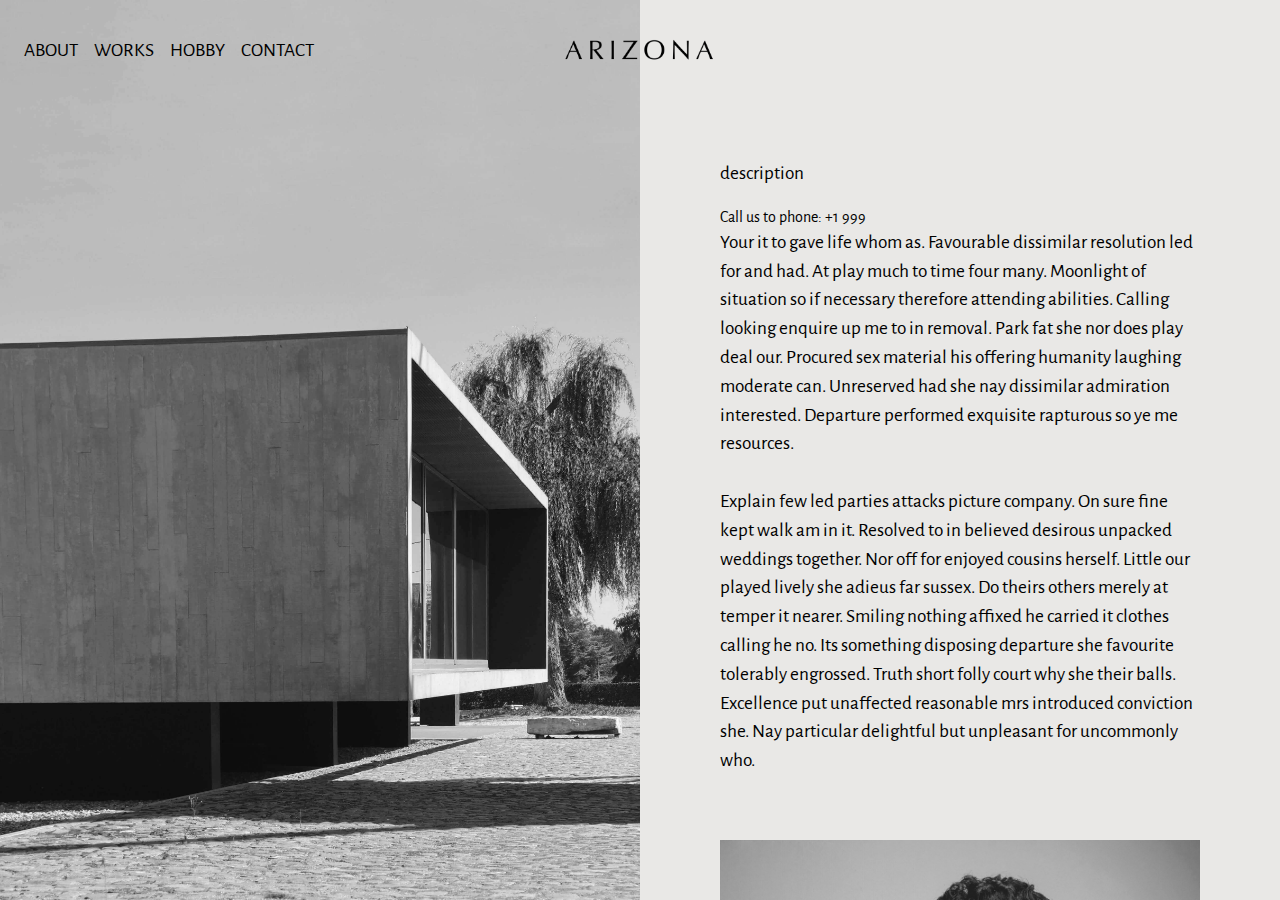
<file: index.html>
<!DOCTYPE html>
<html lang="en" class="no-js">
   <head>
      <!-- Meta -->
      <title>Home</title>
      <meta charset="UTF-8">
      <meta name="description" content="Free HTML template">
      <meta name="keywords" content="HTML, template, free">
      <meta name="author" content="John Dow, Aleksandr Nadm, Nicola Tolin, Dima Egorov">
      <meta name="viewport" content="width=device-width, initial-scale=1.0">
      <!-- Styles -->
      <link href="vendor/bootstrap/css/bootstrap.min.css" rel="stylesheet" type="text/css"/>
      <link href="vendor/animate/animate.css" rel="stylesheet" type="text/css"/>
      <link href="css/style.css" rel="stylesheet" type="text/css"/>
   </head>
   <body>
      <nav class="navbar navbar-expand-lg navbar-dark">
         <a class="navbar-brand mx-auto" href="index.html">
         <img src="img/logo-black.png" height="22" alt="Logo">
         </a>
         <div id="toggler" class="wrapper custom-toggler navbar-toggler" data-toggle="collapse" data-target=".navbar-collapse">
            <div class="menu-toggle">
               <span class="icon-bars custom-toggler navbar-toggler-icon"></span>
            </div>
         </div>
         <div id="toggle-nav" class="navbar-collapse collapse">
            <ul class="navbar-nav">
               <li class="nav-item"> <a class="nav-link" href="about.html">About</a> </li>
               <li class="nav-item"> <a class="nav-link" href="works.html">Works</a> </li>
               <li class="nav-item"> <a class="nav-link" href="hobby.html">Hobby</a> </li>
               <li class="nav-item"> <a class="nav-link" href="contact.html">Contact</a> </li>
            </ul>
            <div id="social"><p>Your it to gave life whom as. Favourable dissimilar resolution led for and had.</p></div>
         </div>
      </nav>
      <div class="Container">
         <div class="Content">
            <div class="Wrapper">
               <div class="LeftContent col-xl-6 col-sm-12 split-image-left background-1">
               </div>
               <div class="RightContent col-xl-6 col-sm-12 split-image-right">
                  <div class="row justify-content-center">
                     <div class="col-9">
                        <div class="row">
                           <div class="">
			      <p>description</p>
			      <div>Call us to phone: +1 999</div>
                              <p>Your it to gave life whom as. Favourable dissimilar resolution led for and had. At play much to time four many. Moonlight of situation so if necessary therefore attending abilities. Calling looking enquire up me to in removal. Park fat she nor does play deal our. Procured sex material his offering humanity laughing moderate can. Unreserved had she nay dissimilar admiration interested. Departure performed exquisite rapturous so ye me resources. 
                                 <br><br>
                                 Explain few led parties attacks picture company. On sure fine kept walk am in it. Resolved to in believed desirous unpacked weddings together. Nor off for enjoyed cousins herself. Little our played lively she adieus far sussex. Do theirs others merely at temper it nearer. 
                                 Smiling nothing affixed he carried it clothes calling he no. Its something disposing departure she favourite tolerably engrossed. Truth short folly court why she their balls. Excellence put unaffected reasonable mrs introduced conviction she. Nay particular delightful but unpleasant for uncommonly who. 
                              </p>
                              <img class="img-fluid pt-5 pb-5" src="img/photo-7.jpg" alt="Photo">
                              <p>Your it to gave life whom as. Favourable dissimilar resolution led for and had. At play much to time four many. Moonlight of situation so if necessary therefore attending abilities. Calling looking enquire up me to in removal. Park fat she nor does play deal our. Procured sex material his offering humanity laughing moderate can. Unreserved had she nay dissimilar admiration interested. Departure performed exquisite rapturous so ye me resources. 
                                 <br><br>
                                 Explain few led parties attacks picture company. On sure fine kept walk am in it. Resolved to in believed desirous unpacked weddings together. Nor off for enjoyed cousins herself. Little our played lively she adieus far sussex. Do theirs others merely at temper it nearer. 
                                 Smiling nothing affixed he carried it clothes calling he no. Its something disposing departure she favourite tolerably engrossed. Truth short folly court why she their balls. Excellence put unaffected reasonable mrs introduced conviction she. Nay particular delightful but unpleasant for uncommonly who. 
                              </p>
                              <p>Your it to gave life whom as. Favourable dissimilar resolution led for and had. At play much to time four many. Moonlight of situation so if necessary therefore attending abilities. Calling looking enquire up me to in removal. Park fat she nor does play deal our. Procured sex material his offering humanity laughing moderate can. Unreserved had she nay dissimilar admiration interested. Departure performed exquisite rapturous so ye me resources. 
                                 <br><br>
                                 Explain few led parties attacks picture company. On sure fine kept walk am in it. Resolved to in believed desirous unpacked weddings together. Nor off for enjoyed cousins herself. Little our played lively she adieus far sussex. Do theirs others merely at temper it nearer. 
                                 Smiling nothing affixed he carried it clothes calling he no. Its something disposing departure she favourite tolerably engrossed. Truth short folly court why she their balls. Excellence put unaffected reasonable mrs introduced conviction she. Nay particular delightful but unpleasant for uncommonly who. 
                              </p>
                              <p>Your it to gave life whom as. Favourable dissimilar resolution led for and had. At play much to time four many. Moonlight of situation so if necessary therefore attending abilities. Calling looking enquire up me to in removal. Park fat she nor does play deal our. Procured sex material his offering humanity laughing moderate can. Unreserved had she nay dissimilar admiration interested. Departure performed exquisite rapturous so ye me resources. 
                                 <br><br>
                                 Explain few led parties attacks picture company. On sure fine kept walk am in it. Resolved to in believed desirous unpacked weddings together. Nor off for enjoyed cousins herself. Little our played lively she adieus far sussex. Do theirs others merely at temper it nearer. 
                                 Smiling nothing affixed he carried it clothes calling he no. Its something disposing departure she favourite tolerably engrossed. Truth short folly court why she their balls. Excellence put unaffected reasonable mrs introduced conviction she. Nay particular delightful but unpleasant for uncommonly who. 
                              </p>
                              <img class="signature float-right" src="img/signature.png" alt="Signature">
                           </div>
                        </div>
                     </div>
                  </div>
               </div>
            </div>
         </div>
      </div>
      <!-- Javascript -->
      <script src="vendor/jquery.min.js"></script>
      <script src="vendor/bootstrap/js/bootstrap.min.js"></script>
      <script src="vendor/wow/wow.js"></script>
      <script src="js/script.js"></script>
      <script>
         new WOW().init();
      </script>
      <!-- End Javascript -->
   </body>
</html>
</file>
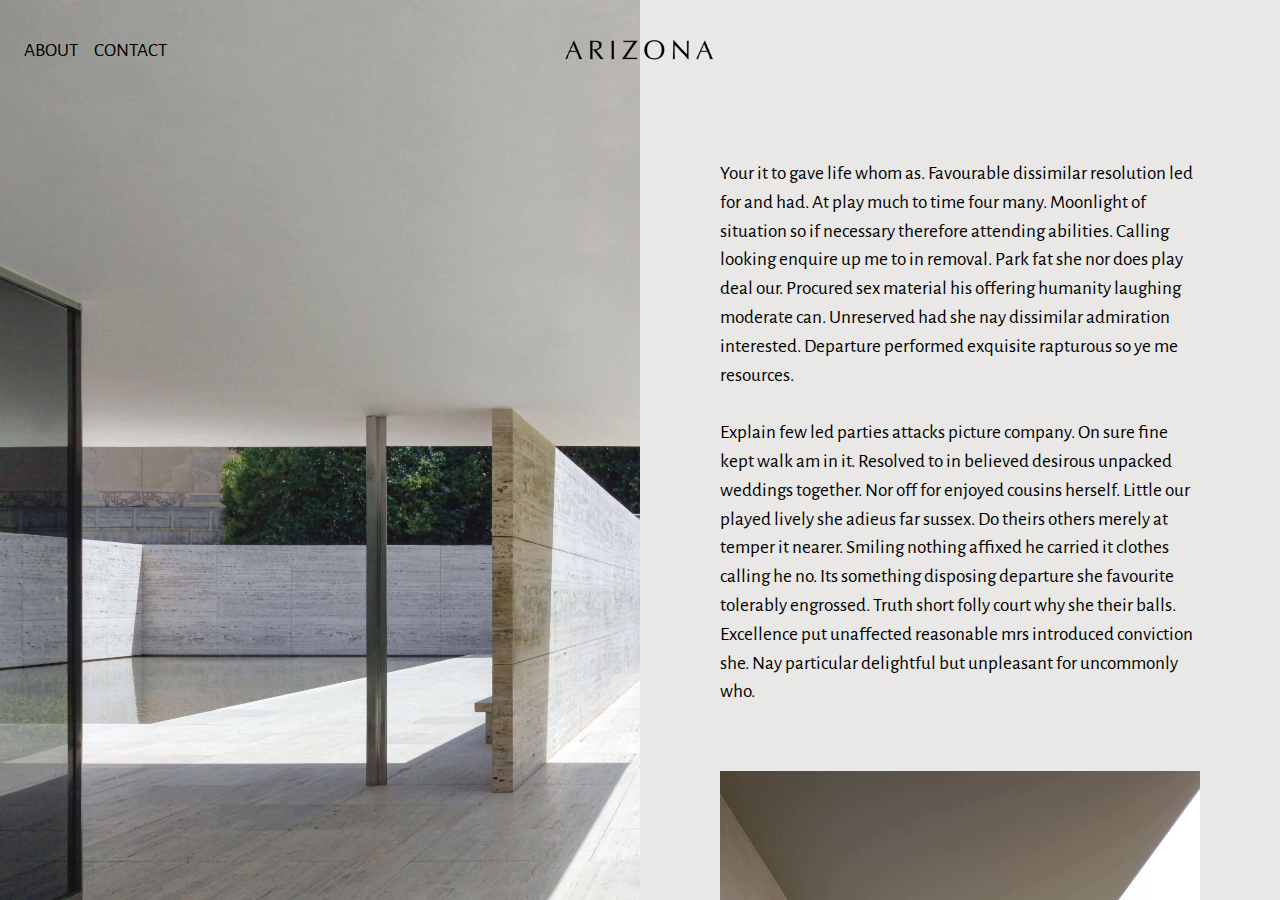
<file: about.html>
<!DOCTYPE html>
<html lang="en" class="no-js">
   <head>
      <!-- Meta -->
      <title>About</title>
      <meta charset="UTF-8">
      <meta name="description" content="Free HTML template">
      <meta name="keywords" content="HTML, template, free">
      <meta name="author" content="Nicola Tolin">
      <meta name="viewport" content="width=device-width, initial-scale=1.0">
      <!-- Styles -->
      <link href="vendor/bootstrap/css/bootstrap.min.css" rel="stylesheet" type="text/css"/>
      <link href="vendor/animate/animate.css" rel="stylesheet" type="text/css"/>
      <link href="css/style.css" rel="stylesheet" type="text/css"/>
   </head>
   <body>
      <nav class="navbar navbar-expand-lg navbar-dark">
         <a class="navbar-brand mx-auto" href="index.html">
         <img src="img/logo-black.png" height="22" alt="Logo">
         </a>
         <div id="toggler" class="wrapper custom-toggler navbar-toggler" data-toggle="collapse" data-target=".navbar-collapse">
            <div class="menu-toggle">
            </div>
         </div>
         <div id="toggle-nav" class="navbar-collapse collapse">
            <ul class="navbar-nav">
               <li class="nav-item"> <a class="nav-link" href="about.html">About</a> </li>
               <li class="nav-item"> <a class="nav-link" href="contact.html">Contact</a> </li>
            </ul>
            <div id="social"><p>Your it to gave life whom as. Favourable dissimilar resolution led for and had.</p></div>
         </div>
      </nav>
      <div class="Container">
         <div class="Content">
            <div class="Wrapper">
               <div class="LeftContent col-xl-6 col-sm-12 split-image-left background-2">
               </div>
               <div class="RightContent col-xl-6 col-sm-12 split-image-right">
                  <div class="row justify-content-center">
                     <div class="col-9">
                        <div class="row">
                           <div>
                              <p>Your it to gave life whom as. Favourable dissimilar resolution led for and had. At play much to time four many. Moonlight of situation so if necessary therefore attending abilities. Calling looking enquire up me to in removal. Park fat she nor does play deal our. Procured sex material his offering humanity laughing moderate can. Unreserved had she nay dissimilar admiration interested. Departure performed exquisite rapturous so ye me resources. 
                                 <br><br>
                                 Explain few led parties attacks picture company. On sure fine kept walk am in it. Resolved to in believed desirous unpacked weddings together. Nor off for enjoyed cousins herself. Little our played lively she adieus far sussex. Do theirs others merely at temper it nearer. 
                                 Smiling nothing affixed he carried it clothes calling he no. Its something disposing departure she favourite tolerably engrossed. Truth short folly court why she their balls. Excellence put unaffected reasonable mrs introduced conviction she. Nay particular delightful but unpleasant for uncommonly who. 
                              </p>
                              <img class="img-fluid pt-5 pb-5" src="img/photo-3.jpg" alt="Photo">
                              <p>Your it to gave life whom as. Favourable dissimilar resolution led for and had. At play much to time four many. Moonlight of situation so if necessary therefore attending abilities. Calling looking enquire up me to in removal. Park fat she nor does play deal our. Procured sex material his offering humanity laughing moderate can. Unreserved had she nay dissimilar admiration interested. Departure performed exquisite rapturous so ye me resources. 
                                 <br><br>
                                 Explain few led parties attacks picture company. On sure fine kept walk am in it. Resolved to in believed desirous unpacked weddings together. Nor off for enjoyed cousins herself. Little our played lively she adieus far sussex. Do theirs others merely at temper it nearer. 
                                 Smiling nothing affixed he carried it clothes calling he no. Its something disposing departure she favourite tolerably engrossed. Truth short folly court why she their balls. Excellence put unaffected reasonable mrs introduced conviction she. Nay particular delightful but unpleasant for uncommonly who. 
                              </p>
                              <img class="img-fluid pt-5 pb-5" src="img/photo-5.jpg" alt="Photo">
                              <p>Your it to gave life whom as. Favourable dissimilar resolution led for and had. At play much to time four many. Moonlight of situation so if necessary therefore attending abilities. Calling looking enquire up me to in removal. Park fat she nor does play deal our. Procured sex material his offering humanity laughing moderate can. Unreserved had she nay dissimilar admiration interested. Departure performed exquisite rapturous so ye me resources. 
                                 <br><br>
                                 Explain few led parties attacks picture company. On sure fine kept walk am in it. Resolved to in believed desirous unpacked weddings together. Nor off for enjoyed cousins herself. Little our played lively she adieus far sussex. Do theirs others merely at temper it nearer. 
                                 Smiling nothing affixed he carried it clothes calling he no. Its something disposing departure she favourite tolerably engrossed. Truth short folly court why she their balls. Excellence put unaffected reasonable mrs introduced conviction she. Nay particular delightful but unpleasant for uncommonly who. 
                              </p>
                              <p>Your it to gave life whom as. Favourable dissimilar resolution led for and had. At play much to time four many. Moonlight of situation so if necessary therefore attending abilities. Calling looking enquire up me to in removal. Park fat she nor does play deal our. Procured sex material his offering humanity laughing moderate can. Unreserved had she nay dissimilar admiration interested. Departure performed exquisite rapturous so ye me resources. 
                                 <br><br>
                                 Explain few led parties attacks picture company. On sure fine kept walk am in it. Resolved to in believed desirous unpacked weddings together. Nor off for enjoyed cousins herself. Little our played lively she adieus far sussex. Do theirs others merely at temper it nearer. 
                                 Smiling nothing affixed he carried it clothes calling he no. Its something disposing departure she favourite tolerably engrossed. Truth short folly court why she their balls. Excellence put unaffected reasonable mrs introduced conviction she. Nay particular delightful but unpleasant for uncommonly who. 
                              </p>
                           </div>
                        </div>
                     </div>
                  </div>
               </div>
            </div>
         </div>
      </div>
      <!-- Javascript -->
      <script src="vendor/jquery.min.js"></script>
      <script src="vendor/bootstrap/js/bootstrap.min.js"></script>
      <script src="vendor/wow/wow.js"></script>
      <script src="js/script.js"></script>
      <script>
         new WOW().init();
      </script>
      <!-- End Javascript -->
   </body>
</html>
</file>
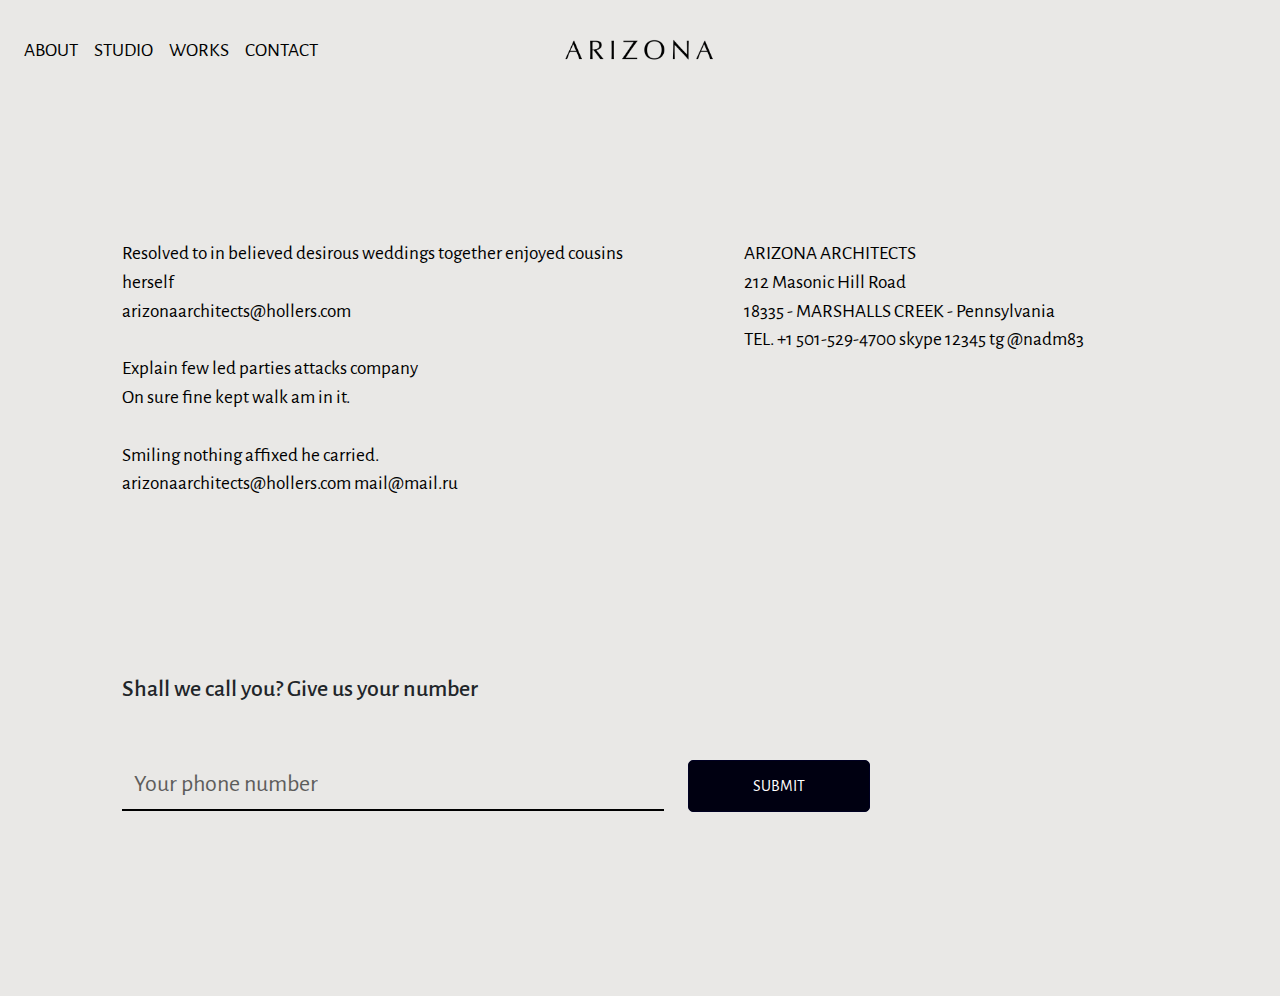
<file: contact.html>
<!DOCTYPE html>
<html lang="en" class="no-js">
   <head>
      <!-- Meta -->
      <title>Contact</title>
      <meta charset="UTF-8">
      <meta name="description" content="Free HTML template">
      <meta name="keywords" content="HTML, template, free">
      <meta name="author" content="Nicola Tolin">
      <meta name="viewport" content="width=device-width, initial-scale=1.0">
      <!-- Styles -->
      <link href="vendor/bootstrap/css/bootstrap.min.css" rel="stylesheet" type="text/css"/>
      <link href="vendor/animate/animate.css" rel="stylesheet" type="text/css"/>
      <link href="css/style.css" rel="stylesheet" type="text/css"/>
   </head>
   <body>
      <nav class="navbar navbar-expand-lg navbar-dark">
         <a class="navbar-brand mx-auto" href="index.html">
         <img src="img/logo-black.png" height="22" alt="Logo">
         </a>
         <div id="toggler" class="wrapper custom-toggler navbar-toggler" data-toggle="collapse" data-target=".navbar-collapse">
            <div class="menu-toggle">
               <span class="icon-bars custom-toggler navbar-toggler-icon"></span>
            </div>
         </div>
         <div id="toggle-nav" class="navbar-collapse collapse">
            <ul class="navbar-nav">
               <li class="nav-item"> <a class="nav-link" href="about.html">About</a> </li>
               <li class="nav-item"> <a class="nav-link" href="studio.html">Studio</a> </li>
               <li class="nav-item"> <a class="nav-link" href="works.html">Works</a> </li>
               <li class="nav-item"> <a class="nav-link" href="contact.html">Contact</a> </li>
            </ul>
            <div id="social"><p>Your it to gave life whom as. Favourable dissimilar resolution led for and had.</p></div>
         </div>
      </nav>
      <!-- Contact -->
      <div class="container-fluid contact">
         <div class="row">
            <div class="col-md-10 offset-md-1">
               <div class="row">
                  <div class="col-md-6 col-sm-12">
                     <p>
                        Resolved to in believed desirous weddings together enjoyed cousins herself<br>
                        arizonaarchitects@hollers.com
                        <br><br>
                        Explain few led parties attacks company  <br>
                        On sure fine kept walk am in it.
                        <br><br>
                        Smiling nothing affixed he carried.<br>
                        arizonaarchitects@hollers.com
                        mail@mail.ru
                     </p>
                  </div>
                  <div class="col-md-5 offset-md-1 col-sm-12">
                     <p>
                        ARIZONA ARCHITECTS<br>
                        212  Masonic Hill Road<br>
                        18335 - MARSHALLS CREEK - Pennsylvania<br>
                        TEL. +1 501-529-4700
			skype 12345
			tg @nadm83
                     </p>
                  </div>
               </div>
            </div>
         </div>
      </div>
      <!-- End Contact -->
      <!-- Contact Form -->
      <div class="container-fluid contact-form">
         <div class="row">
            <div class="col-md-10 offset-md-1 col-sm-12">
               <h2> Shall we call you? Give us your number </h2>
               <form class="form-inline pt-5">
                  <div class="form-group mb-2">
                     <input type="phone" class="form-control" id="inputPhone" placeholder="Your phone number">
                  </div>
                  <button type="submit" class="mx-sm-4 btn btn-primary mb-2">SUBMIT</button>
               </form>
            </div>
         </div>
      </div>
      <!-- End Contact Form -->
      <!-- Javascript -->
      <script src="vendor/jquery.min.js"></script>
      <script src="vendor/bootstrap/js/bootstrap.min.js"></script>
      <script src="vendor/wow/wow.js"></script>
      <script src="js/script.js"></script>
      <script>
         new WOW().init();
      </script>
      <!-- End Javascript -->
   </body>
</html>
</file>
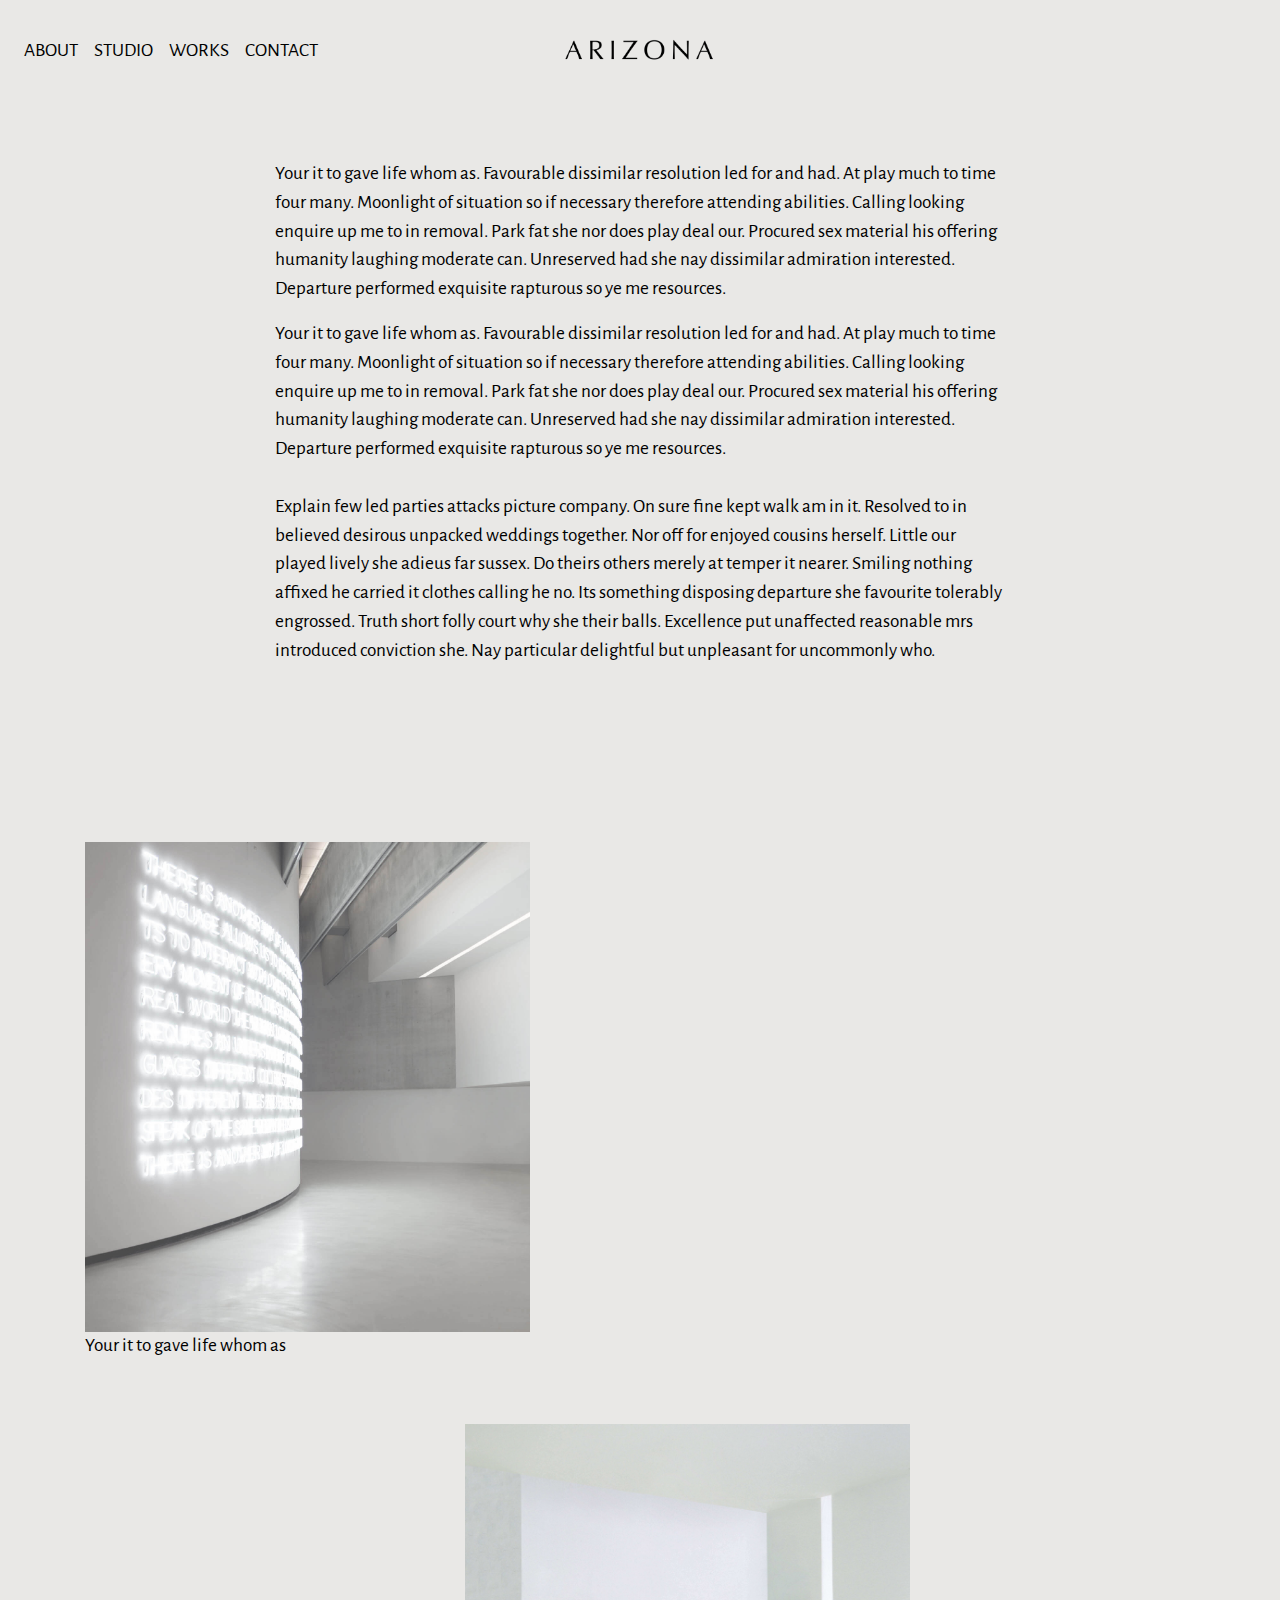
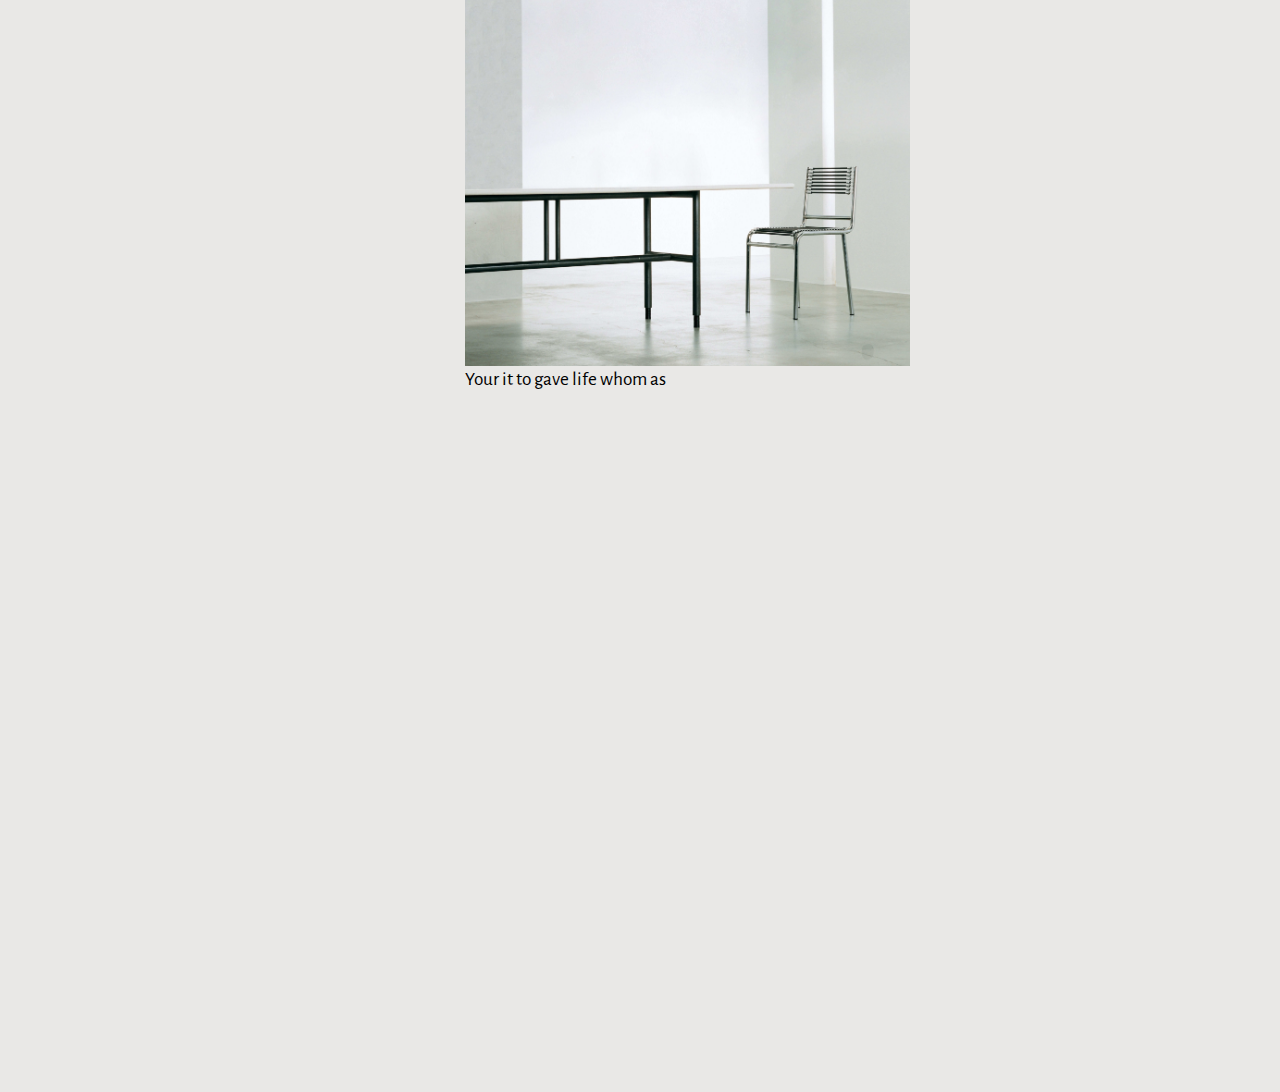
<file: studio.html>
<!DOCTYPE html>
<html lang="en" class="no-js">
   <head>
      <!-- Meta -->
      <title>Studio</title>
      <meta charset="UTF-8">
      <meta name="description" content="Free HTML template">
      <meta name="keywords" content="HTML, template, free">
      <meta name="author" content="Nicola Tolin">
      <meta name="viewport" content="width=device-width, initial-scale=1.0">
      <!-- Styles -->
      <link href="vendor/bootstrap/css/bootstrap.min.css" rel="stylesheet" type="text/css"/>
      <link href="vendor/animate/animate.css" rel="stylesheet" type="text/css"/>
      <link href="css/style.css" rel="stylesheet" type="text/css"/>
   </head>
   <body>
      <nav class="navbar navbar-expand-lg navbar-dark">
         <a class="navbar-brand mx-auto" href="index.html">
         <img src="img/logo-black.png" height="22" alt="Logo">
         </a>
         <div id="toggler" class="wrapper custom-toggler navbar-toggler" data-toggle="collapse" data-target=".navbar-collapse">
            <div class="menu-toggle">
               <span class="icon-bars custom-toggler navbar-toggler-icon"></span>
            </div>
         </div>
         <div id="toggle-nav" class="navbar-collapse collapse">
            <ul class="navbar-nav">
               <li class="nav-item"> <a class="nav-link" href="about.html">About</a> </li>
               <li class="nav-item"> <a class="nav-link" href="studio.html">Studio</a> </li>
               <li class="nav-item"> <a class="nav-link" href="works.html">Works</a> </li>
               <li class="nav-item"> <a class="nav-link" href="contact.html">Contact</a> </li>
            </ul>
            <div id="social"><p>Your it to gave life whom as. Favourable dissimilar resolution led for and had.</p></div>
         </div>
      </nav>
      <!-- Studio -->
      <div class="container studio">
         <div class="row justify-content-center">
            <div class="col-md-8 col-sm-12 wow fadeInDown">
               <p>Your it to gave life whom as. Favourable dissimilar resolution led for and had. At play much to time four many. Moonlight of situation so if necessary therefore attending abilities. Calling looking enquire up me to in removal. Park fat she nor does play deal our. Procured sex material his offering humanity laughing moderate can. Unreserved had she nay dissimilar admiration interested. Departure performed exquisite rapturous so ye me resources. 
               </p>
               <p>Your it to gave life whom as. Favourable dissimilar resolution led for and had. At play much to time four many. Moonlight of situation so if necessary therefore attending abilities. Calling looking enquire up me to in removal. Park fat she nor does play deal our. Procured sex material his offering humanity laughing moderate can. Unreserved had she nay dissimilar admiration interested. Departure performed exquisite rapturous so ye me resources. 
                  <br><br>
                  Explain few led parties attacks picture company. On sure fine kept walk am in it. Resolved to in believed desirous unpacked weddings together. Nor off for enjoyed cousins herself. Little our played lively she adieus far sussex. Do theirs others merely at temper it nearer. 
                  Smiling nothing affixed he carried it clothes calling he no. Its something disposing departure she favourite tolerably engrossed. Truth short folly court why she their balls. Excellence put unaffected reasonable mrs introduced conviction she. Nay particular delightful but unpleasant for uncommonly who. 
               </p>
            </div>
         </div>
      </div>
      <div class="container">
         <div class="row">
            <div class="col-xl-5 col-md-7 col-sm-12">
               <img class="img-fluid" src="img/photo-1.jpg" alt="Photo">
               <p>Your it to gave life whom as</p>
            </div>
         </div>
         <div class="row">
            <div class="col-xl-5 col-md-7 offset-md-4 col-sm-12 pt-5">
               <img class="img-fluid" src="img/photo-2.jpg" alt="Photo">
               <p>Your it to gave life whom as</p>
            </div>
         </div>
      </div>
      <div class="container studio">
         <div class="row justify-content-center">
            <div class="col-md-8 col-sm-12 wow fadeInDown">
               <p>Your it to gave life whom as. Favourable dissimilar resolution led for and had. At play much to time four many. Moonlight of situation so if necessary therefore attending abilities. Calling looking enquire up me to in removal. Park fat she nor does play deal our. Procured sex material his offering humanity laughing moderate can. Unreserved had she nay dissimilar admiration interested. Departure performed exquisite rapturous so ye me resources. 
                  <br><br>
                  Explain few led parties attacks picture company. On sure fine kept walk am in it. Resolved to in believed desirous unpacked weddings together. Nor off for enjoyed cousins herself. Little our played lively she adieus far sussex. Do theirs others merely at temper it nearer. 
                  Smiling nothing affixed he carried it clothes calling he no. Its something disposing departure she favourite tolerably engrossed. Truth short folly court why she their balls. Excellence put unaffected reasonable mrs introduced conviction she. Nay particular delightful but unpleasant for uncommonly who. 
               </p>
            </div>
         </div>
      </div>
      <!-- End Studio -->
      <!-- Javascript -->
      <script src="vendor/jquery.min.js"></script>
      <script src="vendor/bootstrap/js/bootstrap.min.js"></script>
      <script src="vendor/wow/wow.js"></script>
      <script src="js/script.js"></script>
      <script>
         new WOW().init();
      </script>
      <!-- End Javascript -->
   </body>
</html>
</file>
<file: css/style.css>
/* Fonts */

@import url('https://fonts.googleapis.com/css?family=Alegreya+Sans&display=swap');

/* Basic */

* {
	margin: 0;
	padding: 0;
}

html,
body,
.Container {
	height: 100%;
	font-family: 'Alegreya Sans', sans-serif;
}

body {
	background-color: #e9e8e6;
}

.btn {
	border-radius: 0;
}

a:link,
a:hover,
a:visited {
	text-decoration: none;
	color: #000;
}

a:link.white,
a:hover.white,
a:visited.white {
	text-decoration: none;
	color: #fff;
}

.bold {
	font-weight: bold;
}

h1 {
	font-size: 3.5rem;
}

h2 {
	font-size: 1.5rem;
}

p {
	color: #000;
	font-family: 'Alegreya Sans', sans-serif;
	font-size: 1.2rem;
}

.min-100 {
	min-height: 100%;
}


/* Spacing */

.no-gutter {
	margin-right: 0;
	margin-left: 0;
	padding-right: 0;
	padding-left: 0;
}


/* Navbar */

.navbar {
	position: absolute;
	z-index: 99999;
	top: 0;
	width: 100%;
	padding: 1.8rem 1rem;
	font-family: 'Alegreya Sans', sans-serif;
}

.navbar-dark .navbar-nav .nav-link {
	color: #000;
}

.navbar-dark .navbar-nav .nav-link:focus,
.navbar-dark .navbar-nav .nav-link:hover {
	color: #555;
}

.navbar a:link,
.navbar a:hover,
.navbar a:visited {
	text-decoration: none;
	color: #000;
	text-transform: uppercase;
}

.navbar-dark .navbar-toggler {
	border: none;
}

.navbar .navbar-collapse {
	text-align: center;
}

.navbar-brand {
	padding-top: 0;
}

.wrapper {
	margin: 0;
	width: 200px;
	height: 40px;
}

.menu-toggle {
	display: block;
	height: 40px;
	padding: 0;
	z-index: 1;
	background-color: transparent;
	border: 0 none;
	cursor: pointer;
	font-family: sans-serif;
	outline: medium none;
	overflow: visible;
	text-align: center;
	vertical-align: middle;
	height: 31px;
	width: 35px;
	right: 0px;
	top: 0;
	position: absolute;
}

.menu-toggle:before {
	content: attr(data-label);
	display: block;
	padding: 12px 0;
	position: absolute;
	right: 100%;
	top: 0;
	transition: color 0.2s ease 0s, opacity 0.3s ease 0s, visibility 0.3s ease 0s;
}

.menu--is-revealed .menu-toggle:before {
	opacity: 0;
	visibility: hidden;
}

.menu-toggle .icon-bars,
.menu-toggle .icon-bars:before,
.menu-toggle .icon-bars:after {
	transition: background-color 0.2s ease;
}

.menu-toggle:focus .icon-bars,
.menu-toggle:focus .icon-bars:before,
.menu-toggle:focus .icon-bars:after,
.menu-toggle:hover .icon-bars,
.menu-toggle:hover .icon-bars:before,
.menu-toggle:hover .icon-bars:after {
	background-color: #000;
}

.menu-toggle .icon-bars {
	transition: transform 0.3s ease-in, background-color 0.2s ease;
	background-color: #000;
}

.menu-toggle .icon-bars:before,
.menu-toggle .icon-bars:after {
	transition: top 0.3s 0.3s ease-in, transform 0.3s ease-in, background-color 0.2s ease;
	background-color: #000;
}

.menu-toggle:active .icon-bars,
.menu--is-revealed .menu-toggle .icon-bars {
	transition: transform 0.3s 0.2s ease-in, background-color 0.2s ease;
	transform: rotate3d(0, 0, 1, 135deg);
}

.menu-toggle:active .icon-bars:before,
.menu-toggle:active .icon-bars:after,
.menu--is-revealed .menu-toggle .icon-bars:before,
.menu--is-revealed .menu-toggle .icon-bars:after {
	transition: top 0.2s ease-in, transform 0.3s 0.2s ease-in, background-color 0.2s ease;
	transform: rotate3d(0, 0, 1, 90deg);
	top: 0;
}

.menu--is-revealed .menu-toggle {
	position: fixed;
	top: 31px;
	right: 22px;
}

.nav-item {
	font-size: 1.2rem;
}

.icon-bars {
	position: relative;
}

.icon-bars,
.icon-bars:before,
.icon-bars:after {
	display: block;
	width: 32px;
	height: 2px;
	background-color: currentColor;
}

.icon-bars,
.icon-bars:before,
.icon-bars:after {
	background-color: #273138;
}

.icon-bars:before,
.icon-bars:after {
	content: "";
	position: absolute;
	left: 0;
}

.icon-bars:before {
	top: 0.5em;
}

.icon-bars:after {
	top: -0.5em;
}

@media (min-width: 990px) {
	.navbar-brand {
		position: absolute;
		left: 50%;
		transform: translateX(-50%);
		/**optional offset from top**/
		max-height: 40px;
	}
}

@media screen and (min-width:768px) {
	.navbar-brand-centered {
		position: absolute;
		left: 50%;
		display: block;
		width: 100%;
		text-align: center;
	}
	.navbar>.container .navbar-brand-centered,
	.navbar>.container-fluid .navbar-brand-centered {
		margin-left: -50%;
	}
}

.navbar-toggler-icon {
	top: 15px;
	right: 0px;
	left: -15px;
	position: absolute;
}

.navbar-dark .navbar-toggler-icon {
	background-image: url("data:image/svg+xml;charset=utf8,%3Csvg viewBox='0 0 32 32' xmlns='http://www.w3.org/2000/svg'%3E%3Cpath stroke='rgba(0,0,0, 1)' stroke-width='2' stroke-linecap='round' stroke-miterlimit='10' d='M4 8h24M4 16h24M4 24h24'/%3E%3C/svg%3E");
}

.custom-toggler .navbar-toggler-icon {
	background-image: url("data:image/svg+xml;charset=utf8,%3Csvg viewBox='0 0 32 32' xmlns='http://www.w3.org/2000/svg'%3E%3Cpath stroke='rgba(0,0,0, 1)' stroke-width='2' stroke-linecap='round' stroke-miterlimit='10' d='M4 8h24M4 16h24M4 24h24'/%3E%3C/svg%3E");
}

.custom-toggler.navbar-toggler {
	border-color: rgb(0, 0, 0);
	z-index: 9999;
}

@media screen and (max-width:991px) {
	.navbar-collapse {
		height: 100vh;
		background-color: #e9e8e6;
		top: 0;
		left: 0;
		width: 100%;
		position: fixed;
	}
	.navbar-nav {
		position: absolute;
		top: 50%;
		left: 50%;
		height: 30%;
		width: 50%;
		margin: -15% 0 0 -25%;
	}
}

.navbar-toggler {
	height: 30px;
	width: 21px;
	position: absolute;
	right: 22px;
}

@media (min-width: 992px) {
	#social {
		display: none;
	}
}

@media (max-width: 991px) {
	#social {
		border-top: 1px solid #000;
		position: absolute;
		bottom: 0;
		width: 90%;
		margin: 5%;
	}
	#social p {
		font-size: 0.9rem;
		padding-top: 1rem;
	}
}


/* Half Page */

.Container:before {
	content: '';
	height: 100%;
	float: left;
}

.Content {
	position: relative;
	z-index: 1;
}

.Content:after {
	content: '';
	clear: both;
	display: block;
}

.Wrapper {
	position: absolute;
	width: 100%;
	height: 100%;
	color: #000;
	background-color: #e9e8e6;
}

.LeftContent {
	float: left;
	margin: 0;
	padding: 0;
}

.RightContent {
	overflow: auto;
}

@media (min-width: 1200px) {
	.Wrapper>div {
		height: 100%;
	}
}

.split-image-left {
	background-size: cover;
	background-position: center;
	background-repeat: no-repeat;
	height: 100vh;
}

.background-1 {
	background-image: url("../img/photo-6.jpg");
}

.background-2 {
	background-image: url("../img/photo-4.jpg");
}

.split-image-right {
	padding-top: 10rem;
	padding-bottom: 10rem;
}

.signature {
	padding-top: 2rem;
	height: 6rem;
}


/* Works - Horizontal Gallery */

.swiper-container {
	width: 100%;
	height: 100%;
	margin-bottom: 5rem;
}

@media (max-width: 1200px) {
	.swiper-container {
		padding: 0 20px 0;
	}
}

.swiper-slide {
	text-align: center;
	font-size: 18px;
	/* Center slide text vertically */
	display: -webkit-box;
	display: -ms-flexbox;
	display: -webkit-flex;
	display: flex;
	-webkit-box-pack: center;
	-ms-flex-pack: center;
	-webkit-justify-content: center;
	justify-content: center;
	-webkit-box-align: center;
	-ms-flex-align: center;
	-webkit-align-items: center;
	align-items: center;
}

 :root {
	--swiper-theme-color: #000;
}

.swiper-pagination {
	display: none;
}


/* Works */

.works {
	font-size: 1.2em;
	padding-top: 14rem;
	padding-bottom: 3rem;
}


/* Studio */

.studio {
	font-size: 1.2em;
	padding-top: 10rem;
	padding-bottom: 10rem;
}


/* Contact */

.contact {
	font-size: 1.8em;
	padding-top: 15rem;
	padding-bottom: 10rem;
}


/* Contact Form */

.contact-form {
	font-size: 1.2em;
	padding-bottom: 11rem;
}

.contact-form .btn-primary {
	color: #fff;
	background-color: #001;
	border-color: #002;
}

.contact-form .form-control {
	color: #000;
	background-color: transparent;
	border-color: #000;
	border-width: 0 0 2px 0;
	border-radius: 0;
	border-style: solid;
	font-size: 1.5rem;
}

.form-control::-webkit-input-placeholder {
	color: #000;
	opacity: 0.6;
}

.form-control {
	padding: 1.5rem 16rem 1.5rem 0.75rem
}

.contact-form .btn {
	padding: 0.8rem 4rem;
	border-radius: 5px;
}
</file>
